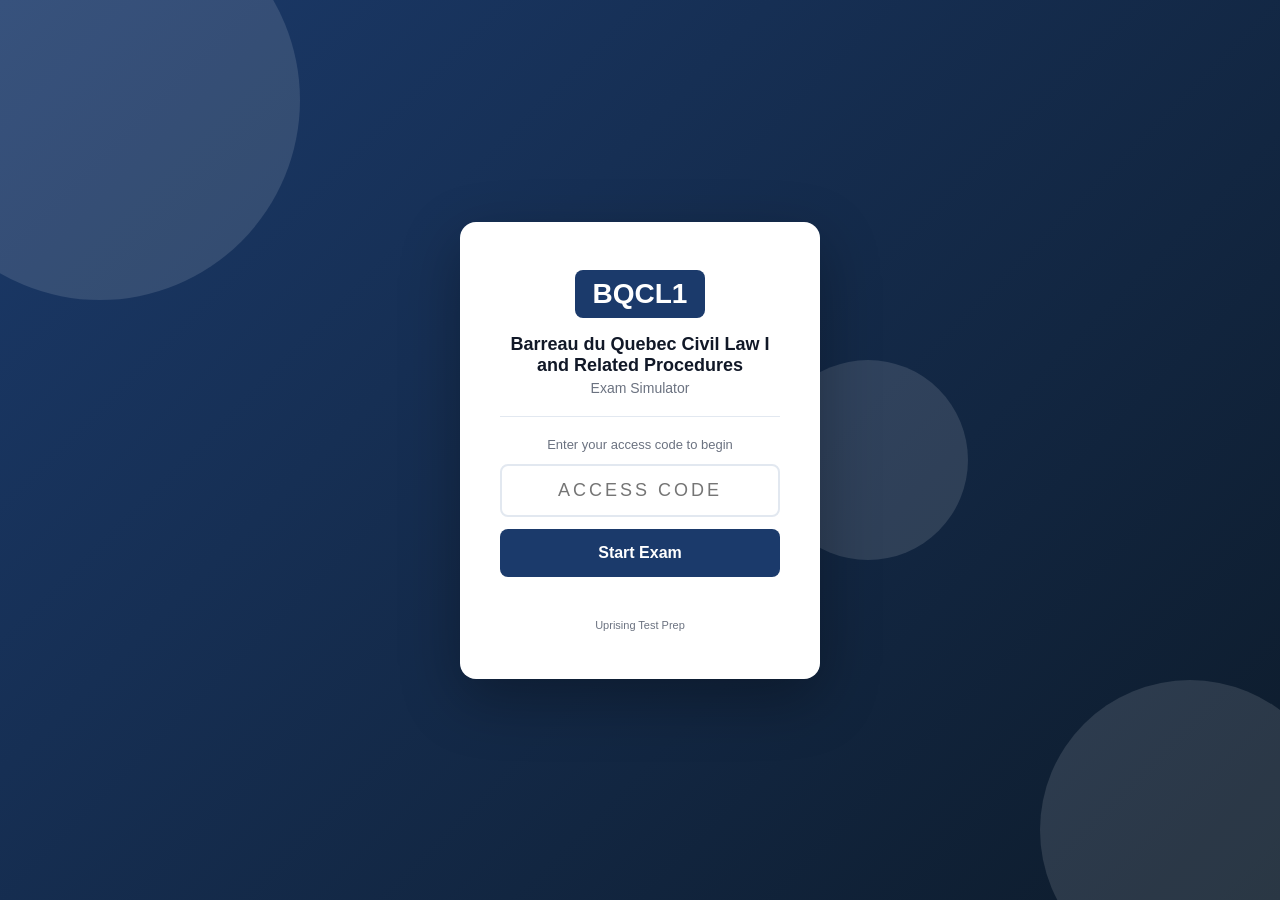
<file: index.html>
<!DOCTYPE html>
<html lang="en">
<head>
  <meta charset="UTF-8" />
  <meta name="viewport" content="width=device-width, initial-scale=1.0, viewport-fit=cover" />
  <meta name="apple-mobile-web-app-capable" content="yes" />
  <meta name="apple-mobile-web-app-status-bar-style" content="black-translucent" />
  <title>BQCL1 Exam Simulator</title>
  <link rel="stylesheet" href="style.css" />
</head>
<body>

<div id="access-gate">
  <div class="gate-bg-shapes">
    <div class="shape shape-1"></div>
    <div class="shape shape-2"></div>
    <div class="shape shape-3"></div>
  </div>
  <div class="gate-card">
    <div class="gate-logo">
      <div class="logo-badge">BQCL1</div>
    </div>
    <h1 class="gate-title">Barreau du Quebec Civil Law I and Related Procedures</h1>
    <p class="gate-subtitle">Exam Simulator</p>
    <div class="gate-divider"></div>
    <p class="gate-instruction">Enter your access code to begin</p>
    <input type="text" id="access-code-input" class="gate-input"
           placeholder="Access Code" autocomplete="off"
           maxlength="20" spellcheck="false" />
    <button id="access-btn" class="gate-btn">Start Exam</button>
    <p id="access-error" class="gate-error"></p>
    
    <p class="gate-hint">Uprising Test Prep</p>
  </div>
</div>

<div id="app" style="display:none">
  <header class="top-bar">
    <div class="bar-left">
      <span class="bar-logo">BQCL1</span>
      <span class="bar-title">Exam Simulator</span>
    </div>
    <div class="bar-right">
      <span class="bar-timer" id="timer-display">--:--</span>
      <button class="bar-btn" id="flag-btn">Flag</button>
      <button class="bar-btn bar-btn-primary" id="submit-btn">
        <span class="btn-full">Submit Exam</span>
        <span class="btn-short">Submit</span>
      </button>
    </div>
  </header>

  <div class="progress-strip">
    <div class="progress-bar" id="progress-bar"></div>
  </div>

  <main class="exam-main">
    <div class="question-panel">
      <div class="q-meta">
        <span id="q-counter"></span>
        
        <span id="q-domain" class="q-domain-tag"></span>
        <span id="q-flag-indicator" class="flag-chip" style="display:none">Flagged</span>
      </div>
      <!-- Shared text for a linked cluster (a clinical case, a reading
           passage). It sits ABOVE the stem, which is the one thing that
           legitimately precedes it, and repeats on every question in the
           cluster so nobody has to page backwards. -->
      <div id="q-cluster-wrap" class="cluster-wrap" style="display:none"></div>
      <p id="question-text" class="q-text"></p>
      <!-- The picture sits BELOW the question text so the simulator matches
           the printed book exactly: stem, then picture, then options. They
           used to disagree (book put the picture under the stem, simulator put
           it above), so no single wording could be true in both places, and
           184 of MLPAO's 185 image questions said "shown above" while the
           book printed the picture below the sentence. Write stems with
           neutral wording ("the strip shown", "the diagram shows") and this
           whole class of bug cannot come back. -->
      <div id="q-image-wrap" style="display:none; margin-bottom:14px;"></div>
      <div id="options-list" class="options-list"></div>
      <div id="explanation-box" class="explanation-box" style="display:none">
        <div class="explanation-label">Explanation</div>
        <p id="explanation-text" class="explanation-text"></p>
      </div>
    </div>
    <div class="nav-bar">
      <button class="nav-btn" id="prev-btn">&#8592; Prev</button>
      <button class="nav-btn nav-btn-map" id="map-btn">Question Map</button>
      <button class="nav-btn nav-btn-next" id="next-btn">Next &#8594;</button>
    </div>
  </main>
</div>

<!-- Question Map Modal -->
<div id="map-modal" style="display:none">
  <div class="map-backdrop" id="map-backdrop"></div>
  <div class="map-panel">
    <div class="map-header">
      <span class="map-title">Question Map</span>
      <button id="map-close" class="map-close-btn">&#x2715; Close</button>
    </div>
    <div class="map-legend">
      <span class="leg-item"><span class="leg-swatch leg-answered"></span>Answered</span>
      <span class="leg-item"><span class="leg-swatch leg-flagged"></span>Flagged</span>
      <span class="leg-item"><span class="leg-swatch leg-unanswered"></span>Unanswered</span>
    </div>
    <div id="q-grid" class="q-grid"></div>
  </div>
</div>

<div id="results-screen" style="display:none">
  <div class="results-card">
    <div class="res-header">
      <div class="res-badge">BQCL1</div>
      <h2 id="res-status" class="res-status"></h2>
      <p id="res-score" class="res-score"></p>
    </div>
    <div id="res-domains" class="res-domains"></div>
    
    <button id="res-review-btn" class="res-btn">Review Answers</button>
    <button id="res-restart-btn" class="res-btn res-btn-secondary">Restart</button>
  </div>
</div>

<script src="questions.js"></script>
<script src="app.js"></script>
</body>
</html>
</file>
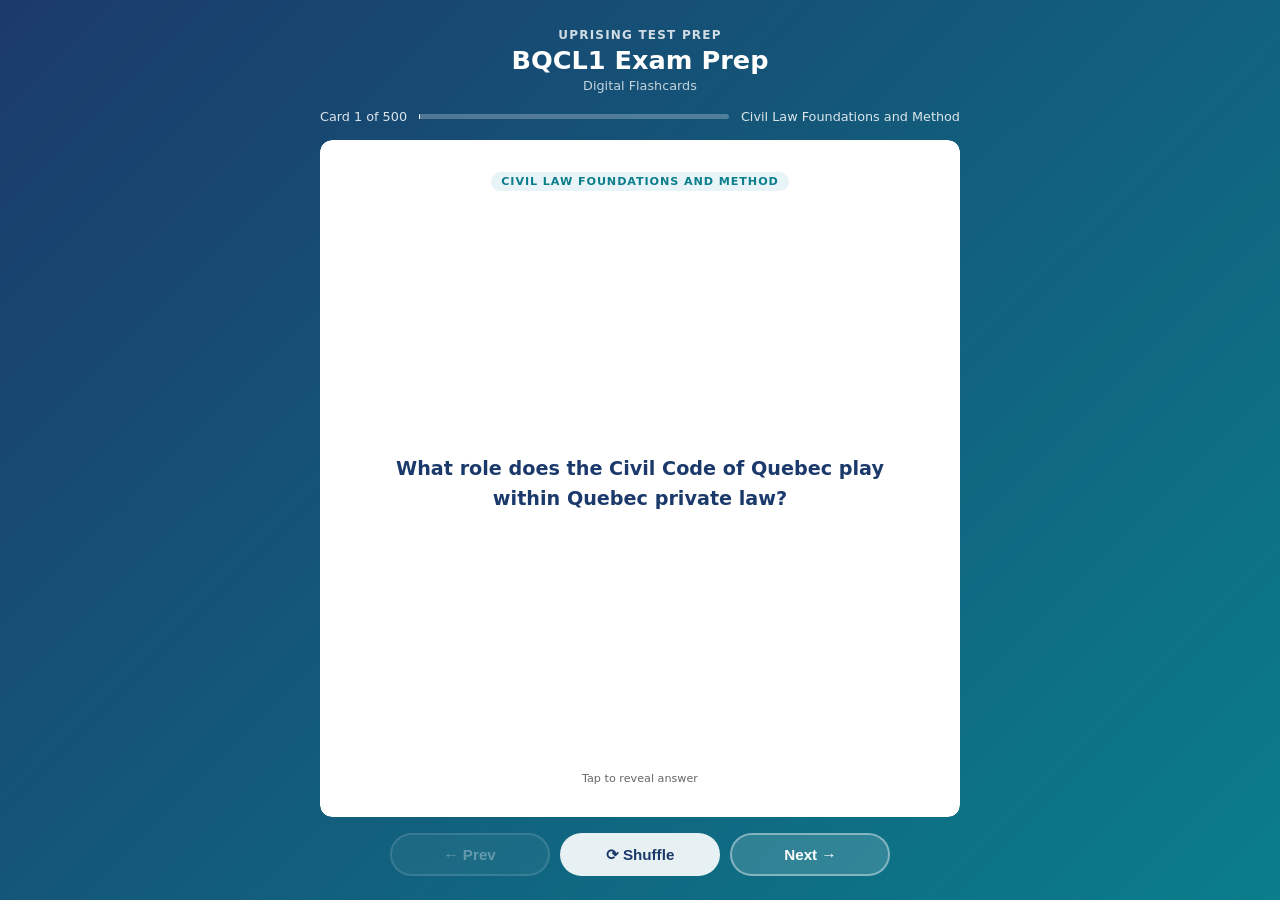
<file: flashcards/index.html>
<!DOCTYPE html>
<html lang="en">
<head>
  <meta charset="UTF-8">
  <meta name="viewport" content="width=device-width, initial-scale=1.0">
  <title>BQCL1 Exam Prep: Flashcards</title>
  <style>
    :root {
      --blue:   #1B3A6B;
      --teal:   #0A7E8C;
      --ltblue: #E8F4F8;
      --white:  #FFFFFF;
      --text:   #1A1A1A;
      --muted:  #666;
      --radius: 12px;
    }
    * { box-sizing: border-box; margin: 0; padding: 0; }
    html, body { height: 100%; }
    body {
      font-family: 'Segoe UI', system-ui, sans-serif;
      background: linear-gradient(135deg, var(--blue) 0%, var(--teal) 100%);
      /* Pinned, not min-height: the page must never grow, or the controls
         get pushed below the fold on iOS where 100dvh and height:100%
         disagree. The height:100% rule above is the pre-dvh fallback. */
      height: 100dvh;
      max-height: 100dvh;
      overflow: hidden;
      display: flex;
      flex-direction: column;
      align-items: center;
      padding: 1.25rem 1rem 1rem;
      gap: 0.75rem;
      overflow-x: hidden;
    }
    header { text-align: center; color: #fff; flex-shrink: 0; }
    header .brand { font-size: 0.75rem; font-weight: 700; letter-spacing: 0.1em; opacity: 0.8; text-transform: uppercase; }
    header h1 { font-size: 1.3rem; font-weight: 800; margin-top: 0.2rem; }
    header .subtitle { font-size: 0.8rem; opacity: 0.75; margin-top: 0.15rem; }
    #progress-info {
      display: flex; align-items: center; gap: 0.75rem;
      color: rgba(255,255,255,0.85); font-size: 0.8rem;
      flex-shrink: 0; width: 100%; max-width: 640px;
    }
    #progress-bar-track {
      flex: 1; background: rgba(255,255,255,0.25);
      border-radius: 4px; height: 5px;
    }
    #progress-bar-fill { height: 100%; background: #fff; border-radius: 4px; transition: width 0.3s; }
    .card-scene {
      width: 100%; max-width: 640px;
      perspective: 1200px;
      cursor: pointer;
      flex: 1; min-height: 0;
      display: flex; flex-direction: column;
    
      /* WebKit does not clip overflow inside a preserve-3d context, so the
         answer pane's own clip is dropped and a long answer paints over the
         Prev/Next row. This element only sets the perspective and is NOT
         itself in the 3D context, so its clip is honoured in every engine. */
      overflow: hidden;
      border-radius: var(--radius);
    }
    .card-inner {
      position: relative; width: 100%;
      flex: 1; min-height: 0;
      transition: transform 0.55s cubic-bezier(.4,0,.2,1);
      transform-style: preserve-3d;
    }
    .card-scene.flipped .card-inner { transform: rotateY(180deg); }
    .card-face {
      position: absolute; inset: 0;
      backface-visibility: hidden; -webkit-backface-visibility: hidden;
      border-radius: var(--radius);
      display: flex; flex-direction: column;
      padding: 1.5rem 1.75rem;
      box-shadow: 0 12px 40px rgba(0,0,0,0.2);
      overflow: hidden;
    
      /* Painting through a mask forces WebKit to allocate a real clipping
         layer for a 3D-transformed element, which is what makes the
         overflow:hidden and the rounded corners above actually apply. */
      -webkit-mask-image: -webkit-radial-gradient(#fff, #000);
              mask-image: radial-gradient(#fff, #000);
    }
    .card-front { background: var(--white); align-items: center; justify-content: center; }
    .card-back  { background: var(--ltblue); transform: rotateY(180deg); }
    .card-badge {
      font-size: 0.7rem; font-weight: 700; text-transform: uppercase;
      letter-spacing: 0.08em;
      background: var(--ltblue); color: var(--teal);
      padding: 0.2rem 0.65rem; border-radius: 20px;
      margin-bottom: 0.85rem; flex-shrink: 0;
    }
    .card-back .card-badge { background: rgba(10,126,140,0.12); }
    .card-front .q-text {
      font-size: 1.1rem; font-weight: 600; color: var(--blue); line-height: 1.55;
      text-align: center; overflow-y: auto; flex: 1;
      display: flex; align-items: center; justify-content: center;
      scrollbar-width: thin; scrollbar-color: rgba(27,58,107,0.3) transparent;
    }
    .card-back .a-label { font-size: 0.7rem; font-weight: 700; color: var(--teal); text-transform: uppercase; letter-spacing: 0.08em; margin-bottom: 0.4rem; flex-shrink: 0; }
    .card-back .a-text  {
      font-size: 0.975rem; color: var(--text); line-height: 1.65;
      overflow-y: auto; flex: 1; min-height: 0; padding-right: 4px;
      scrollbar-width: thin; scrollbar-color: rgba(10,126,140,0.4) transparent;
    
      -webkit-overflow-scrolling: touch;
      overscroll-behavior: contain;
    }
    .card-back .a-text::-webkit-scrollbar { width: 4px; }
    .card-back .a-text::-webkit-scrollbar-track { background: transparent; }
    .card-back .a-text::-webkit-scrollbar-thumb { background: rgba(10,126,140,0.4); border-radius: 4px; }
    .tap-hint { flex-shrink: 0; margin-top: 0.6rem; font-size: 0.7rem; color: var(--muted); text-align: center; }
    .card-back .tap-hint { color: var(--teal); opacity: 0.7; }
    .controls {
      display: flex; gap: 0.65rem; flex-wrap: nowrap;
      justify-content: center; flex-shrink: 0;
      width: 100%; max-width: 640px;
      padding-bottom: env(safe-area-inset-bottom, 0px);
    }
    .btn {
      padding: 0.6rem 1.2rem; border-radius: 50px;
      border: 2px solid rgba(255,255,255,0.4);
      background: rgba(255,255,255,0.15); color: #fff;
      font-weight: 700; font-size: 0.875rem; cursor: pointer;
      transition: all 0.2s; backdrop-filter: blur(4px);
      white-space: nowrap; flex: 1; max-width: 160px;
    }
    .btn:hover { background: rgba(255,255,255,0.3); border-color: rgba(255,255,255,0.7); }
    .btn:active { transform: scale(0.96); }
    .btn:disabled { opacity: 0.35; cursor: not-allowed; }
    .btn.btn-primary { background: rgba(255,255,255,0.9); color: var(--blue); border-color: transparent; }
    .btn.btn-primary:hover { background: #fff; }
    #loading { color: rgba(255,255,255,0.8); font-size: 1rem; text-align: center; padding: 3rem; flex: 1; }
    @media (min-width: 768px) {
      body { padding: 1.75rem 1.5rem 1.5rem; gap: 1rem; }
      header h1 { font-size: 1.6rem; }
      .card-face { padding: 2rem 2.5rem; }
      .card-front .q-text { font-size: 1.2rem; }
      .card-back .a-text { font-size: 1.05rem; }
      .btn { font-size: 0.95rem; padding: 0.65rem 1.4rem; }
    }
    @media (max-width: 380px) {
      body { padding: 0.75rem; gap: 0.5rem; }
      header .brand { font-size: 0.65rem; }
      header h1 { font-size: 1.1rem; }
      header .subtitle { display: none; }
      .card-face { padding: 1rem 1.1rem; }
      .card-front .q-text { font-size: 0.975rem; }
      .card-back .a-text { font-size: 0.875rem; }
      .btn { font-size: 0.8rem; padding: 0.5rem 0.75rem; }
    }
  </style>
</head>
<body>
<header>
  <div class="brand">Uprising Test Prep</div>
  <h1>BQCL1 Exam Prep</h1>
  <div class="subtitle">Digital Flashcards</div>
</header>
<div id="progress-info">
  <span id="card-counter">Card 1</span>
  <div id="progress-bar-track"><div id="progress-bar-fill" style="width:0%"></div></div>
  <span id="domain-label"></span>
</div>
<div id="loading">Loading flashcards...</div>
<div class="card-scene" id="card-scene" style="display:none" onclick="flipCard()">
  <div class="card-inner" id="card-inner">
    <div class="card-face card-front">
      <div class="card-badge" id="front-badge"></div>
      <div class="q-text" id="q-text"></div>
      <div class="tap-hint">Tap to reveal answer</div>
    </div>
    <div class="card-face card-back">
      <div class="card-badge" id="back-badge">Answer</div>
      <div class="a-label">Answer</div>
      <div class="a-text" id="a-text"></div>
      <div class="tap-hint">Tap to flip back</div>
    </div>
  </div>
</div>
<div class="controls" id="controls" style="display:none">
  <button class="btn" id="prev-btn" onclick="event.stopPropagation();move(-1)" disabled>&#8592; Prev</button>
  <button class="btn btn-primary" onclick="event.stopPropagation();shuffleCards()">&#10227; Shuffle</button>
  <button class="btn" id="next-btn" onclick="event.stopPropagation();move(1)">Next &#8594;</button>
</div>
<script>
const DOMAIN_LABELS = {
  civil_law_foundations_and_method: "Civil Law Foundations and Method",
  persons: "Persons",
  family_and_matrimonial_regimes: "Family and Matrimonial Regimes",
  divorce_and_family_support: "Divorce and Family Support",
  successions: "Successions",
  property: "Property",
  obligations: "Obligations",
  civil_liability_and_consumer_protection: "Civil Liability and Consumer Protection",
  related_civil_procedure: "Related Civil Procedure",
};
let cards   = [];
let current = 0;
async function init() {
  try {
    const res = await fetch('flashcards.json');
    if (!res.ok) throw new Error('Network error');
    cards = await res.json();
    document.getElementById('loading').style.display    = 'none';
    document.getElementById('card-scene').style.display = 'flex';
    document.getElementById('controls').style.display   = 'flex';
    show();
  } catch (e) {
    document.getElementById('loading').textContent = 'Error loading flashcards. Please try refreshing.';
  }
}
function domainLabel(key) {
  return DOMAIN_LABELS[key] || key.replace(/_/g, ' ').replace(/\b\w/g, c => c.toUpperCase());
}
function show() {
  const c = cards[current];
  document.getElementById('card-scene').classList.remove('flipped');
  document.getElementById('a-text').scrollTop = 0;
  const label = domainLabel(c.domain || c.chapter || '');
  document.getElementById('q-text').textContent       = c.front;
  document.getElementById('a-text').textContent       = c.back;
  document.getElementById('front-badge').textContent  = label;
  document.getElementById('back-badge').textContent   = label;
  document.getElementById('card-counter').textContent = `Card ${current+1} of ${cards.length}`;
  document.getElementById('domain-label').textContent = label;
  document.getElementById('progress-bar-fill').style.width = `${((current+1)/cards.length*100).toFixed(1)}%`;
  document.getElementById('prev-btn').disabled = current === 0;
  document.getElementById('next-btn').disabled = current === cards.length - 1;
}
function flipCard() { document.getElementById('card-scene').classList.toggle('flipped'); }
function move(dir) {
  const next = current + dir;
  if (next < 0 || next >= cards.length) return;
  current = next; show();
}
function shuffleCards() {
  for (let i = cards.length - 1; i > 0; i--) {
    const j = Math.floor(Math.random() * (i+1));
    [cards[i], cards[j]] = [cards[j], cards[i]];
  }
  current = 0; show();
}
document.addEventListener('keydown', e => {
  if (e.key === 'ArrowRight' || e.key === 'ArrowDown') move(1);
  else if (e.key === 'ArrowLeft' || e.key === 'ArrowUp') move(-1);
  else if (e.key === ' ' || e.key === 'Enter') { e.preventDefault(); flipCard(); }
});
init();
</script>
</body>
</html>
</file>
<file: style.css>
/* BQCL1 Exam Simulator, Styles */
:root {
  --primary:   #1B3A6B;
  --pass:      #059669;
  --fail:      #DC2626;
  --bg:        #F3F4F8;
  --card:      #FFFFFF;
  --border:    #E2E8F0;
  --text:      #111827;
  --muted:     #6B7280;
  --radius:    10px;
}
*, *::before, *::after { box-sizing: border-box; margin: 0; padding: 0; }
body {
  font-family: -apple-system, BlinkMacSystemFont, "Segoe UI", sans-serif;
  background: var(--bg);
  color: var(--text);
  height: 100vh;
  height: 100dvh;
  overflow: hidden;
  -webkit-text-size-adjust: 100%;
}

/* ── Access Gate ─────────────────────────────────────────────────────────── */
#access-gate {
  display: flex;
  align-items: center;
  justify-content: center;
  height: 100vh;
  height: 100dvh;
  background: linear-gradient(135deg, var(--primary) 0%, #0d1b2a 100%);
  position: relative;
  overflow: hidden;
  padding: 20px;
  padding-top: max(20px, env(safe-area-inset-top));
  padding-bottom: max(20px, env(safe-area-inset-bottom));
}
.gate-bg-shapes { position: absolute; inset: 0; pointer-events: none; }
.shape { position: absolute; border-radius: 50%; opacity: .12; background: #fff; }
.shape-1 { width: 400px; height: 400px; top: -100px; left: -100px; }
.shape-2 { width: 300px; height: 300px; bottom: -80px; right: -60px; }
.shape-3 { width: 200px; height: 200px; top: 40%; left: 60%; }
.gate-card {
  background: #fff;
  border-radius: 16px;
  padding: 48px 40px;
  text-align: center;
  width: 100%;
  max-width: 360px;
  position: relative;
  z-index: 1;
  box-shadow: 0 20px 60px rgba(0,0,0,.3);
}
.logo-badge {
  display: inline-block;
  background: var(--primary);
  color: #fff;
  font-weight: 800;
  font-size: 28px;
  padding: 8px 18px;
  border-radius: 8px;
}
.gate-title { font-size: 18px; font-weight: 700; margin-top: 16px; color: var(--text); }
.gate-subtitle { color: var(--muted); font-size: 14px; margin-top: 4px; }
.gate-divider { height: 1px; background: var(--border); margin: 20px 0; }
.gate-instruction { font-size: 13px; color: var(--muted); margin-bottom: 12px; }
.gate-input {
  width: 100%;
  padding: 14px 16px;
  border: 2px solid var(--border);
  border-radius: 8px;
  font-size: 18px;
  text-align: center;
  text-transform: uppercase;
  letter-spacing: 3px;
  outline: none;
}
.gate-input:focus { border-color: var(--primary); }
.gate-btn {
  width: 100%;
  margin-top: 12px;
  padding: 15px;
  background: var(--primary);
  color: #fff;
  border: none;
  border-radius: 8px;
  font-size: 16px;
  font-weight: 600;
  cursor: pointer;
  -webkit-tap-highlight-color: transparent;
}
.gate-btn:hover { opacity: .9; }
.gate-error { color: var(--fail); font-size: 13px; margin-top: 8px; min-height: 18px; }
.gate-hint { color: var(--muted); font-size: 11px; margin-top: 16px; }
.gate-pool-note { color: var(--muted); opacity: .85; font-size: 12px; margin-top: 14px; line-height: 1.5; }
.mode-pool-note { color: var(--muted); opacity: .85; font-size: 12.5px; text-align: center; margin: 4px 0 16px; line-height: 1.5; }

/* ── App shell ───────────────────────────────────────────────────────────── */
#app {
  display: flex;
  flex-direction: column;
  height: 100vh;
  height: 100dvh;
  padding-top: env(safe-area-inset-top);
}
.top-bar {
  display: flex;
  justify-content: space-between;
  align-items: center;
  background: var(--primary);
  color: #fff;
  padding: 0 20px;
  padding-left: max(20px, env(safe-area-inset-left));
  padding-right: max(20px, env(safe-area-inset-right));
  height: 52px;
  flex-shrink: 0;
  gap: 8px;
}
.bar-left { display: flex; align-items: center; gap: 8px; min-width: 0; }
.bar-logo { font-weight: 800; font-size: 18px; flex-shrink: 0; }
.bar-title { font-size: 14px; opacity: .8; white-space: nowrap; overflow: hidden; text-overflow: ellipsis; }
.bar-right { display: flex; align-items: center; gap: 8px; flex-shrink: 0; }
.bar-timer {
  font-variant-numeric: tabular-nums;
  font-size: 16px;
  font-weight: 600;
  min-width: 68px;
  text-align: right;
}
.bar-btn {
  padding: 7px 13px;
  background: rgba(255,255,255,.15);
  border: 1px solid rgba(255,255,255,.3);
  color: #fff;
  border-radius: 6px;
  cursor: pointer;
  font-size: 13px;
  white-space: nowrap;
  -webkit-tap-highlight-color: transparent;
  touch-action: manipulation;
}
.bar-btn:hover { background: rgba(255,255,255,.25); }
.bar-btn-primary {
  background: #fff;
  color: var(--primary);
  border-color: #fff;
  font-weight: 600;
}
.bar-btn-primary:hover { background: #f0f0f0; }
.btn-short { display: none; }
.btn-full  { display: inline; }

.progress-strip { height: 4px; background: rgba(0,0,0,.1); flex-shrink: 0; }
.progress-bar   { height: 100%; background: #4ade80; transition: width .3s; }

/* ── Main exam area ──────────────────────────────────────────────────────── */
.exam-main {
  flex: 1;
  overflow: hidden;
  display: flex;
  flex-direction: column;
  padding: 16px 20px 0;
  padding-left: max(16px, env(safe-area-inset-left));
  padding-right: max(16px, env(safe-area-inset-right));
  min-height: 0;
}
.question-panel { flex: 1; overflow-y: auto; padding-bottom: 12px; -webkit-overflow-scrolling: touch; }
.q-meta {
  display: flex;
  align-items: center;
  gap: 8px;
  margin-bottom: 12px;
  font-size: 13px;
  color: var(--muted);
  flex-wrap: wrap;
}
.q-domain-tag {
  background: var(--primary);
  color: #fff;
  padding: 2px 8px;
  border-radius: 4px;
  font-size: 11px;
  font-weight: 600;
}
.q-pool-chip {
  background: #EEF2FF;
  background: color-mix(in srgb, var(--primary) 12%, #fff);
  color: var(--primary);
  border: 1px solid var(--primary);
  padding: 2px 8px;
  border-radius: 10px;
  font-size: 11px;
  font-weight: 700;
  cursor: help;
  white-space: nowrap;
}
.flag-chip {
  background: #FEF3C7;
  color: #92400E;
  padding: 2px 8px;
  border-radius: 4px;
  font-size: 11px;
  font-weight: 600;
}
.cluster-wrap {
  border-left: 4px solid var(--primary, #1B3A6B);
  background: #F2F6FC; border-radius: 8px;
  padding: 10px 14px; margin-bottom: 16px;
}
.cluster-label {
  font-size: 11px; font-weight: 700; letter-spacing: 0.06em;
  text-transform: uppercase; color: var(--primary, #1B3A6B); margin-bottom: 6px;
}
.cluster-body {
  max-height: 38vh; overflow-y: auto; font-size: 15px; line-height: 1.6;
  -webkit-overflow-scrolling: touch;
}
.cluster-body p + p { margin-top: 10px; }
@media (min-width: 1100px) { .cluster-body { max-height: 52vh; } }

.q-image {
  max-width: 100%;
  /* Cap the height too. With only max-width, a tall exhibit renders at full
     width and pushes the stem and every option below the fold, so the question
     looks like it has no answers until the candidate scrolls. Found on CNPLE. */
  max-height: 62vh;
  width: auto;
  height: auto;
  object-fit: contain;
  border-radius: 6px;
  border: 1px solid var(--border);
  display: block;
  margin-bottom: 14px;
}
.q-text { font-size: 16px; line-height: 1.65; margin-bottom: 20px; }
.options-list { display: flex; flex-direction: column; gap: 10px; }
.option {
  display: flex;
  align-items: flex-start;
  gap: 12px;
  padding: 15px 16px;
  background: var(--card);
  border: 2px solid var(--border);
  border-radius: var(--radius);
  cursor: pointer;
  transition: .15s;
  -webkit-tap-highlight-color: transparent;
  touch-action: manipulation;
  min-height: 52px;
}
.option:hover  { border-color: var(--primary); background: #F8FAFF; }
.option.selected  { border-color: var(--primary); background: #EEF3FF; }
.option.correct   { border-color: #059669; background: #ECFDF5; }
.option.incorrect { border-color: #DC2626; background: #FEF2F2; }
.explanation-box {
  margin-top: 20px;
  padding: 16px 18px;
  background: #F0F9FF;
  border-left: 4px solid #2563EB;
  border-radius: 6px;
}
.explanation-label {
  font-size: 11px;
  font-weight: 700;
  text-transform: uppercase;
  letter-spacing: .06em;
  color: #2563EB;
  margin-bottom: 8px;
}
.explanation-text { font-size: 14.5px; line-height: 1.7; color: #1e293b; margin: 0; }
.opt-letter { font-weight: 700; font-size: 15px; color: var(--primary); min-width: 22px; padding-top: 1px; flex-shrink: 0; }
.opt-text   { font-size: 15px; line-height: 1.5; }

/* ── Nav bar ─────────────────────────────────────────────────────────────── */
.nav-bar {
  display: flex;
  align-items: center;
  gap: 8px;
  padding: 10px 0;
  padding-bottom: max(14px, env(safe-area-inset-bottom));
  flex-shrink: 0;
}
.nav-btn {
  flex: 1;
  padding: 13px 8px;
  background: var(--card);
  border: 1px solid var(--border);
  border-radius: 8px;
  cursor: pointer;
  font-size: 15px;
  font-weight: 500;
  text-align: center;
  -webkit-tap-highlight-color: transparent;
  touch-action: manipulation;
  min-height: 48px;
}
.nav-btn:hover      { background: #f0f0f0; }
.nav-btn-map {
  background: var(--bg);
  border-color: var(--primary);
  color: var(--primary);
  font-weight: 600;
}
.nav-btn-map:hover { background: #EEF3FF; }
.nav-btn-next {
  background: var(--primary);
  color: #fff;
  border-color: var(--primary);
}
.nav-btn-next:hover { opacity: .9; }

/* ── Question Map Modal ──────────────────────────────────────────────────── */
#map-modal {
  position: fixed;
  inset: 0;
  z-index: 1000;
  display: flex;
  flex-direction: column;
  justify-content: flex-end;
}
.map-backdrop { position: absolute; inset: 0; background: rgba(0,0,0,.5); }
.map-panel {
  position: relative;
  background: #fff;
  border-radius: 20px 20px 0 0;
  padding: 20px;
  padding-bottom: max(20px, env(safe-area-inset-bottom));
  max-height: 80vh;
  max-height: 80dvh;
  display: flex;
  flex-direction: column;
  box-shadow: 0 -4px 30px rgba(0,0,0,.2);
}
.map-header {
  display: flex;
  align-items: center;
  justify-content: space-between;
  margin-bottom: 12px;
  flex-shrink: 0;
}
.map-title { font-size: 17px; font-weight: 700; color: var(--text); }
.map-close-btn {
  padding: 8px 16px;
  background: var(--bg);
  border: 1px solid var(--border);
  border-radius: 8px;
  cursor: pointer;
  font-size: 14px;
  font-weight: 500;
  min-height: 40px;
  -webkit-tap-highlight-color: transparent;
  touch-action: manipulation;
}
.map-close-btn:hover { background: #e5e7eb; }
.map-legend { display: flex; gap: 16px; margin-bottom: 14px; flex-shrink: 0; flex-wrap: wrap; }
.leg-item { display: flex; align-items: center; gap: 6px; font-size: 13px; color: var(--muted); }
.leg-swatch {
  width: 16px;
  height: 16px;
  border-radius: 3px;
  border: 1px solid var(--border);
  background: var(--card);
  display: inline-block;
  flex-shrink: 0;
}
.leg-swatch.leg-answered  { background: var(--primary); border-color: var(--primary); }
.leg-swatch.leg-flagged   { background: #FEF3C7; border-color: #F59E0B; }
.leg-swatch.leg-unanswered { background: var(--card); }
.q-grid {
  display: flex;
  flex-wrap: wrap;
  gap: 6px;
  overflow-y: auto;
  flex: 1;
  padding-bottom: 8px;
  -webkit-overflow-scrolling: touch;
}
.grid-btn {
  width: 40px;
  height: 40px;
  border: 1px solid var(--border);
  border-radius: 6px;
  background: var(--card);
  font-size: 12px;
  cursor: pointer;
  font-weight: 500;
  -webkit-tap-highlight-color: transparent;
  touch-action: manipulation;
}
.grid-btn.answered { background: var(--primary); color: #fff; border-color: var(--primary); }
.grid-btn.flagged  { background: #FEF3C7; border-color: #F59E0B; }
.grid-btn.active   { outline: 3px solid var(--primary); outline-offset: 2px; }

/* ── Results ─────────────────────────────────────────────────────────────── */
#results-screen {
  display: flex;
  align-items: flex-start;
  justify-content: center;
  min-height: 100vh;
  min-height: 100dvh;
  background: var(--bg);
  overflow-y: auto;
  -webkit-overflow-scrolling: touch;
  padding: 20px 16px;
  padding-top: max(20px, env(safe-area-inset-top));
  padding-bottom: max(20px, env(safe-area-inset-bottom));
}
.results-card {
  background: var(--card);
  border-radius: 16px;
  padding: 40px;
  max-width: 480px;
  width: 100%;
  box-shadow: 0 8px 30px rgba(0,0,0,.1);
}
.res-header { text-align: center; margin-bottom: 24px; }
.res-badge {
  display: inline-block;
  background: var(--primary);
  color: #fff;
  font-weight: 800;
  font-size: 22px;
  padding: 6px 16px;
  border-radius: 8px;
}
.res-status { font-size: 36px; font-weight: 800; margin-top: 12px; }
.res-score  { font-size: 18px; color: var(--muted); margin-top: 4px; }
.res-domains { margin-bottom: 24px; display: flex; flex-direction: column; gap: 10px; }
.res-domain-row { display: flex; align-items: center; gap: 8px; font-size: 13px; }
.res-domain-name { width: 160px; font-weight: 500; flex-shrink: 0; }
.res-domain-bar-wrap { flex: 1; background: #E5E7EB; border-radius: 4px; height: 8px; overflow: hidden; }
.res-domain-bar { height: 100%; border-radius: 4px; transition: width .5s; }
.res-domain-pct { width: 36px; text-align: right; font-weight: 600; }
.res-btn {
  width: 100%;
  padding: 15px;
  background: var(--primary);
  color: #fff;
  border: none;
  border-radius: 8px;
  font-size: 15px;
  font-weight: 600;
  cursor: pointer;
  margin-bottom: 10px;
  min-height: 52px;
  -webkit-tap-highlight-color: transparent;
  touch-action: manipulation;
}
.res-btn:hover { opacity: .9; }
.res-btn-secondary {
  background: transparent;
  color: var(--primary);
  border: 2px solid var(--primary);
}
.res-btn-secondary:hover { background: var(--primary); color: #fff; }

/* ── Mobile breakpoint (phones ≤ 640px) ─────────────────────────────────── */
@media (max-width: 640px) {
  /* Gate card */
  .gate-card { padding: 32px 24px; }

  /* Top bar: hide long title text, swap Submit label */
  .bar-title  { display: none; }
  .btn-full   { display: none; }
  .btn-short  { display: inline; }
  .bar-right  { gap: 6px; }
  .bar-btn    { padding: 6px 10px; font-size: 12px; }
  .bar-timer  { font-size: 14px; min-width: 58px; }

  /* Exam main */
  .exam-main { padding: 12px 14px 0; }
  .q-text { font-size: 16px; }
  .opt-text { font-size: 15px; }

  /* Nav bar, bigger touch targets */
  .nav-btn { font-size: 14px; padding: 14px 6px; }

  /* Results */
  .results-card { padding: 28px 20px; }
  .res-domain-name { width: 110px; font-size: 12px; }
  .res-domain-pct  { font-size: 12px; }
  .res-status { font-size: 30px; }

  /* Map grid, slightly bigger buttons on phones */
  .grid-btn { width: 42px; height: 42px; }
}

/* ── Very small phones (≤ 380px) ────────────────────────────────────────── */
@media (max-width: 380px) {
  .bar-logo { font-size: 15px; }
  .bar-btn  { padding: 5px 8px; font-size: 11px; }
  .bar-timer { font-size: 13px; min-width: 52px; }
  .nav-btn  { font-size: 13px; }
  .grid-btn { width: 38px; height: 38px; font-size: 11px; }
}
</file>
